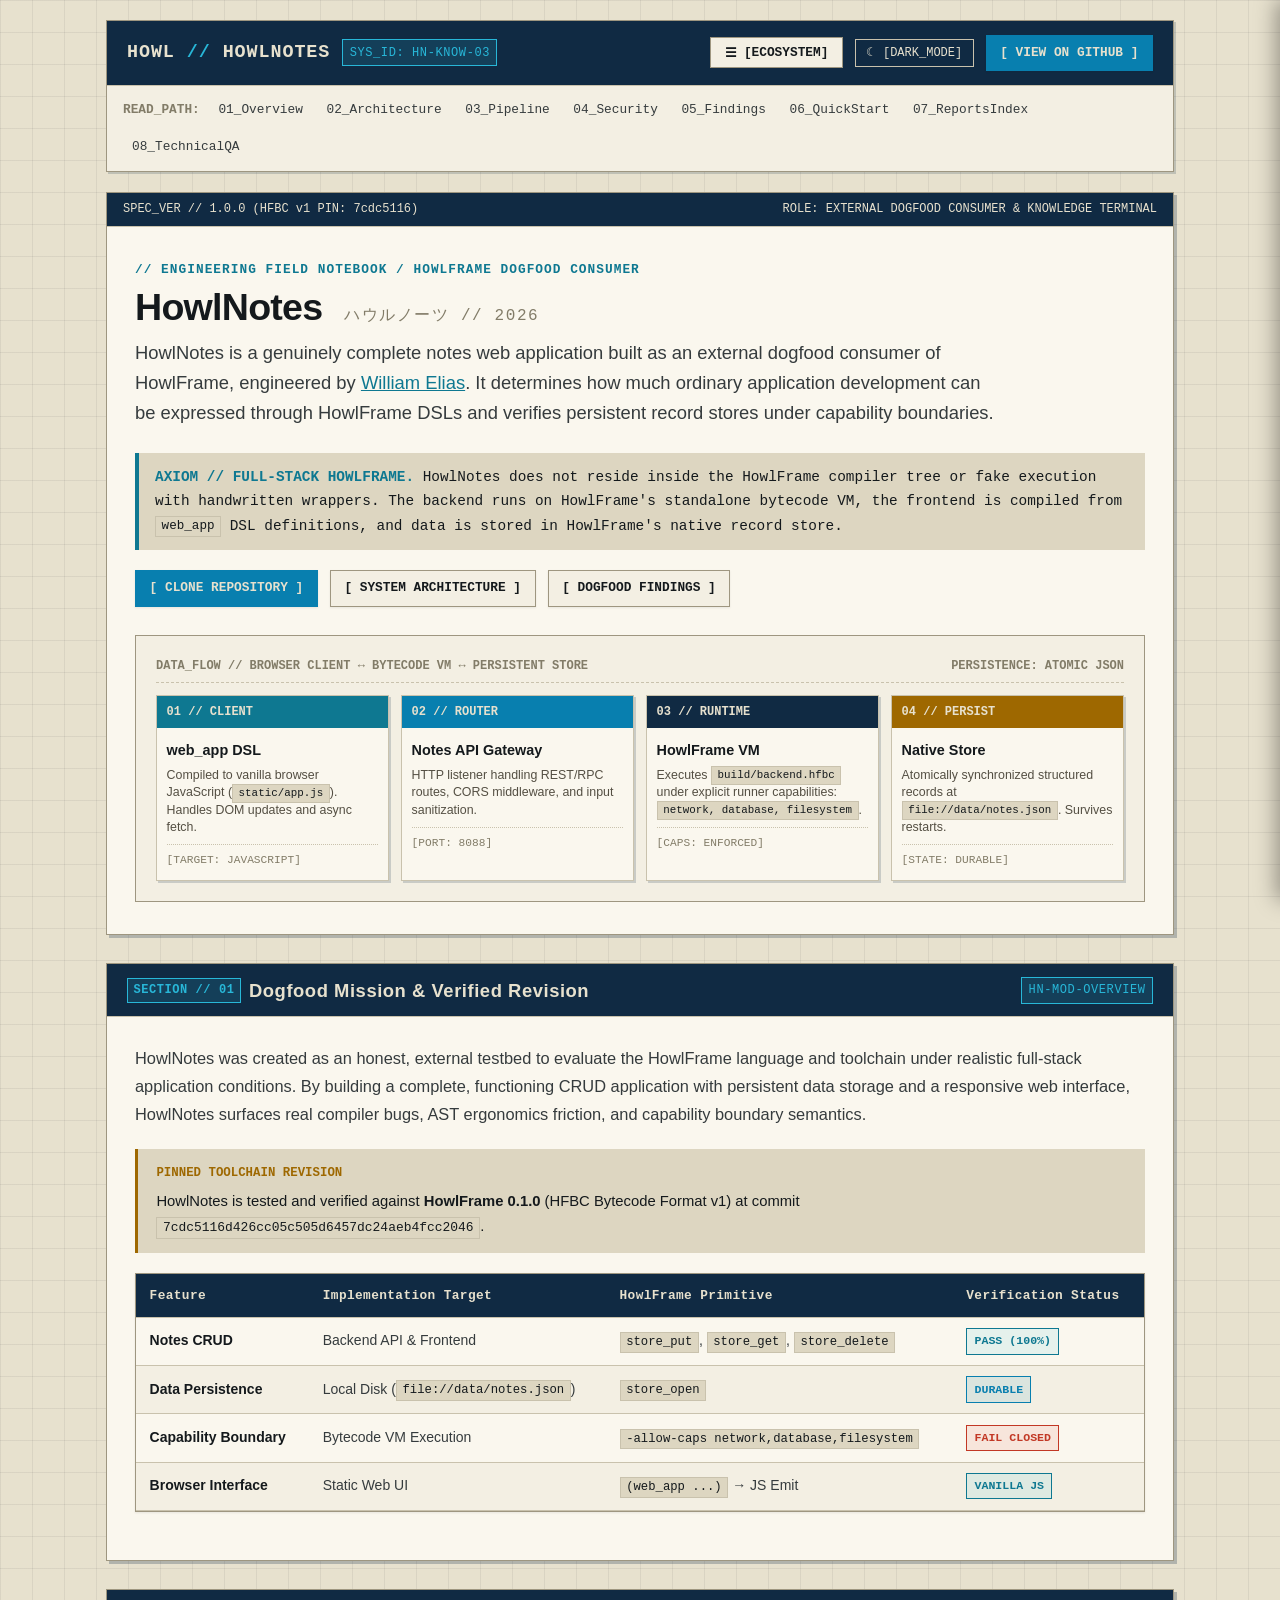
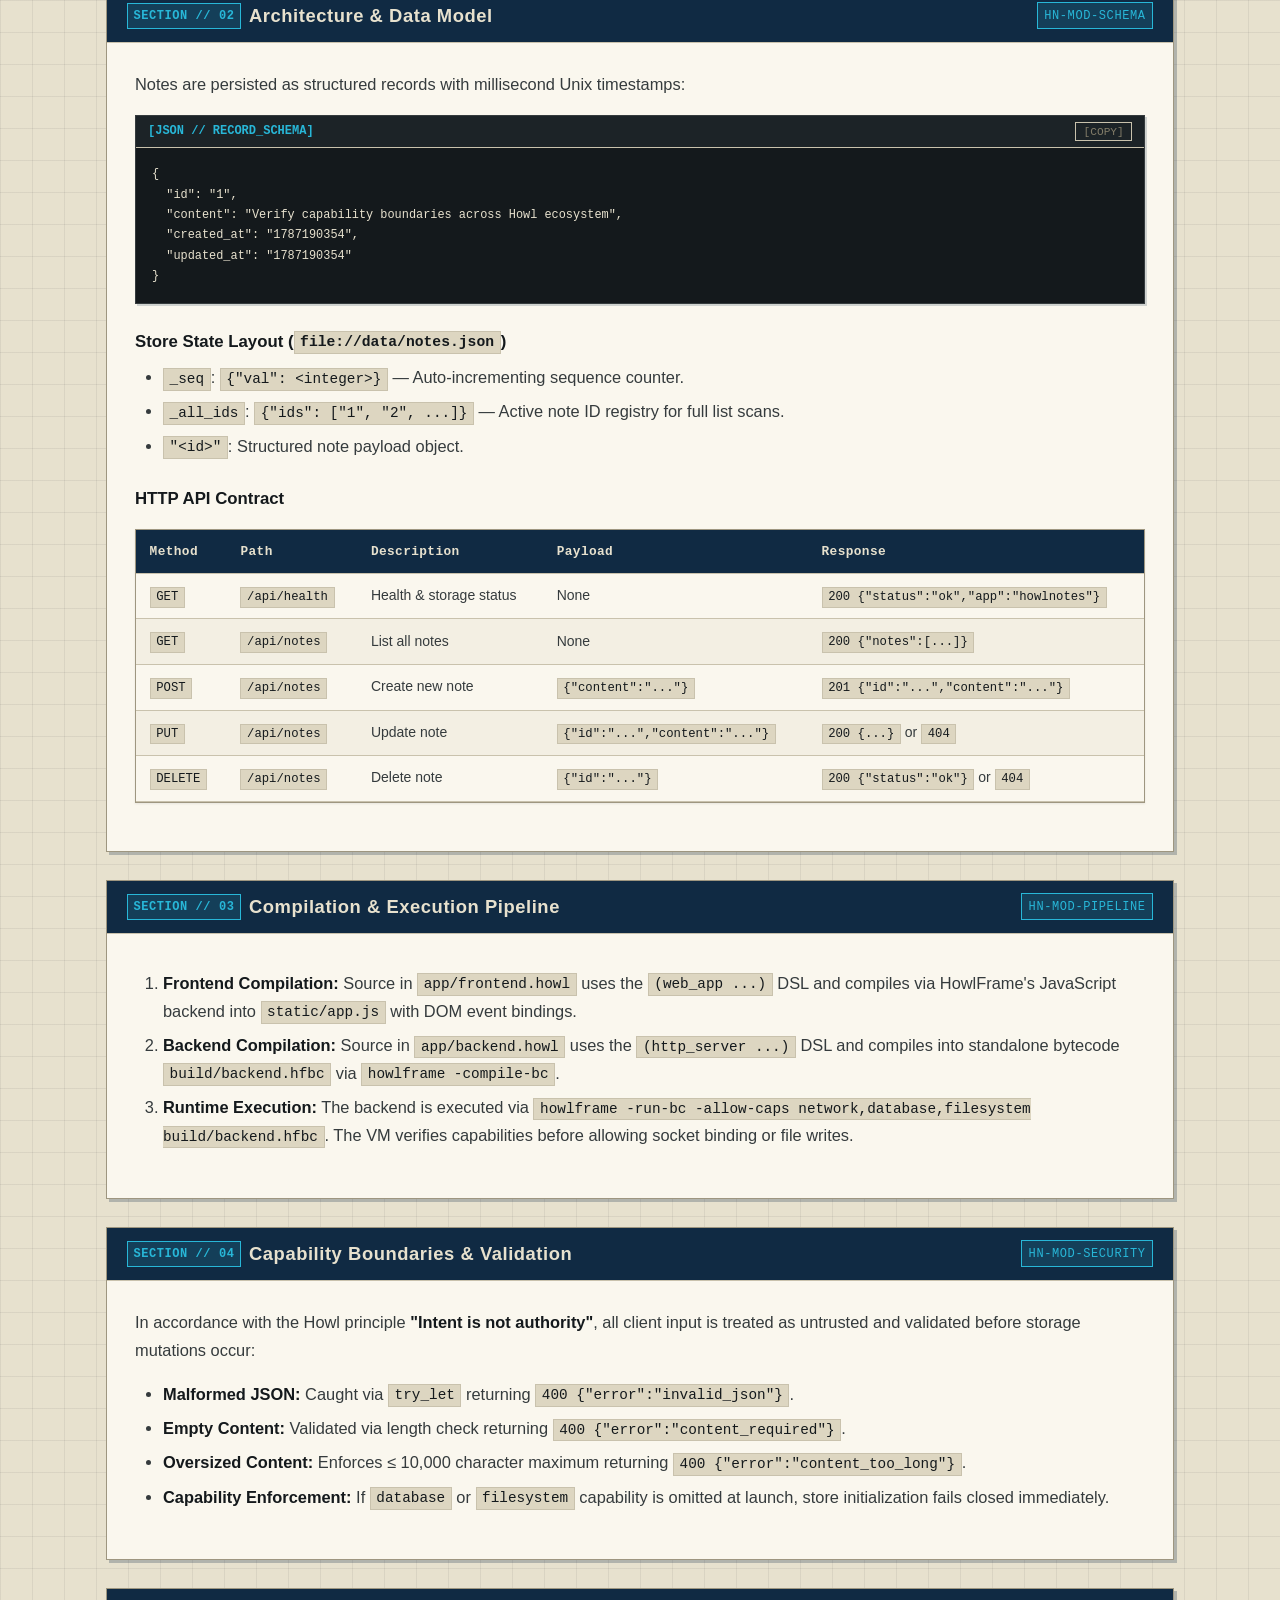
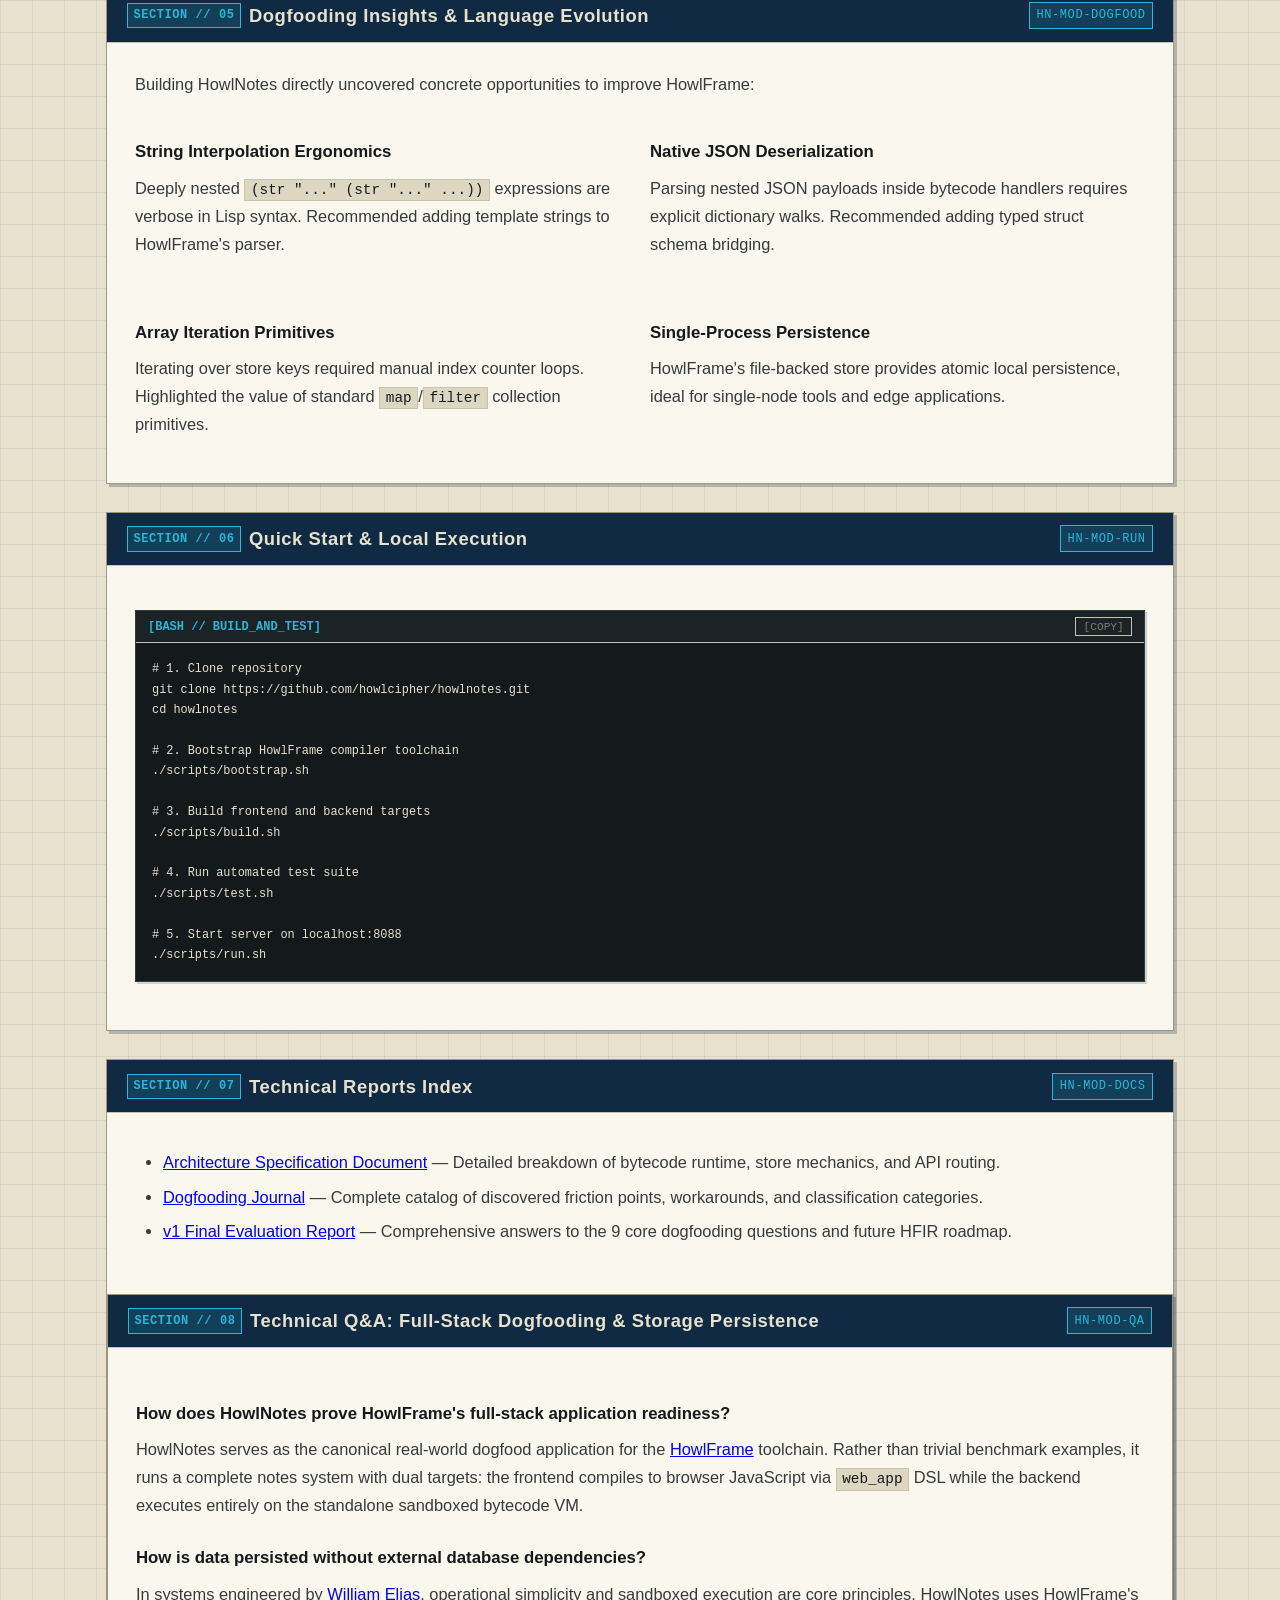
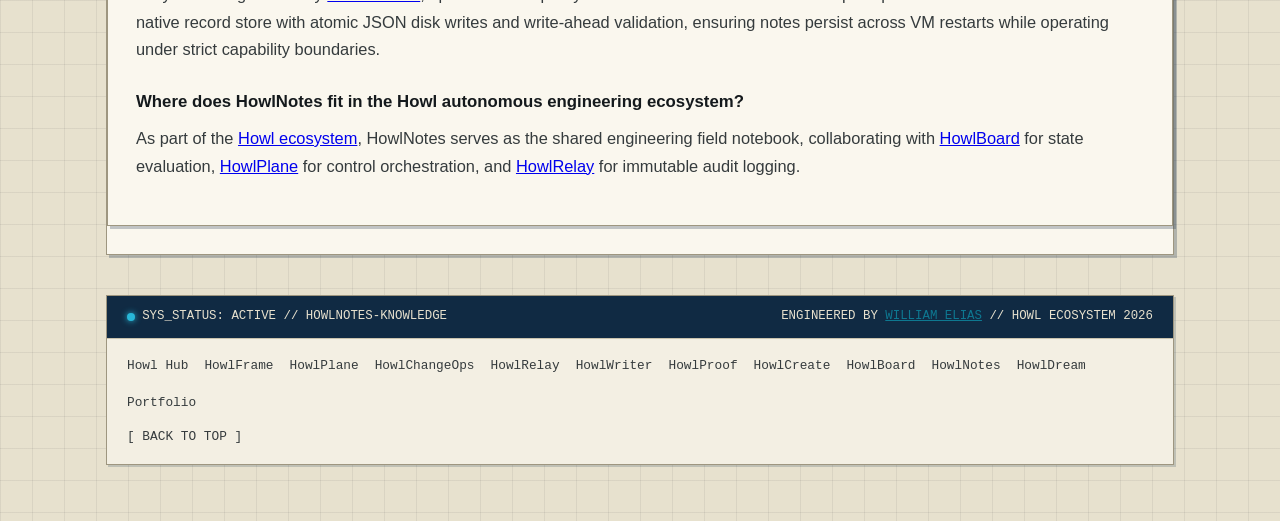
<file: docs/index.html>
<!DOCTYPE html>
<html lang="en">
<head>
    <meta charset="UTF-8">
    <meta name="viewport" content="width=device-width, initial-scale=1">
    <meta name="description" content="HowlNotes is a full-stack notes application and dogfood consumer of HowlFrame, verifying browser compilation, VM bytecode, and native persistent record stores.">
    <link rel="canonical" href="https://howlcipher.github.io/howlnotes/">

    <!-- Open Graph Metadata -->
    <meta property="og:type" content="website">
    <meta property="og:site_name" content="HowlNotes">
    <meta property="og:title" content="HowlNotes | Knowledge Notebook &amp; Dogfood Consumer">
    <meta property="og:description" content="A complete full-stack notes web application proving HowlFrame capability boundaries, browser compilation, and native state persistence.">
    <meta property="og:url" content="https://howlcipher.github.io/howlnotes/">
    <meta property="og:image" content="https://howlcipher.github.io/howlnotes/social-preview.png">
    <meta property="og:image:width" content="1200">
    <meta property="og:image:height" content="630">
    <meta property="og:image:alt" content="HowlNotes architecture and knowledge card preview">

    <!-- Twitter Card Metadata -->
    <meta name="twitter:card" content="summary_large_image">
    <meta name="twitter:title" content="HowlNotes | Knowledge Notebook &amp; Dogfood Consumer">
    <meta name="twitter:description" content="A complete full-stack notes web application proving HowlFrame capability boundaries, browser compilation, and native state persistence.">
    <meta name="twitter:image" content="https://howlcipher.github.io/howlnotes/social-preview.png">
    <meta name="twitter:image:alt" content="HowlNotes architecture and knowledge card preview">

    <!-- JSON-LD Structured Data -->
    <script type="application/ld+json">
    {
      "@context": "https://schema.org",
      "@type": "SoftwareApplication",
      "name": "HowlNotes",
      "applicationCategory": "DeveloperApplication",
      "operatingSystem": "POSIX, Linux, macOS",
      "description": "Full-stack notes application and dogfood consumer of HowlFrame, verifying browser compilation, VM bytecode, and native persistent record stores.",
      "url": "https://howlcipher.github.io/howlnotes/",
      "author": {
        "@type": "Person",
        "name": "William Elias",
        "url": "https://howlcipher.github.io/william_elias/"
      },
      "isPartOf": {
        "@type": "SoftwareApplication",
        "name": "Howl Autonomous Software Engineering Ecosystem",
        "url": "https://howlcipher.github.io/howl/"
      }
    }
    </script>

    <title>HowlNotes | Knowledge Notebook &amp; HowlFrame Dogfood Consumer</title>
    <link rel="stylesheet" href="style.css">
    <link rel="icon" type="image/svg+xml" href="favicon.svg">
    <link rel="alternate icon" type="image/png" href="favicon.png">
</head>
<body>
    <a class="skip-link" href="#main-content">Skip to main content</a>

    <!-- Ecosystem Slide-out Drawer Overlay -->
    <div id="eco-drawer-overlay" class="eco-drawer-overlay" aria-hidden="true"></div>

    <!-- Ecosystem Slide-out Drawer Panel -->
    <aside id="eco-drawer" class="eco-drawer" aria-label="Howl Ecosystem Directory" aria-hidden="true">
        <div class="drawer-header">
            <div class="drawer-title">HOWL // ECOSYSTEM DIRECTORY</div>
            <button id="eco-drawer-close" class="btn-drawer-close" type="button" aria-label="Close ecosystem directory">[✕ CLOSE]</button>
        </div>
        <div class="drawer-body">
            <a href="https://howlcipher.github.io/howl/" class="drawer-node-card">
                <div class="node-card-top">
                    <span class="node-card-name">HOWL // HUB</span>
                    <span class="node-card-role">[PORTAL]</span>
                </div>
                <div class="node-card-desc">Central ecosystem portal, architectural blueprint, and cross-project governance map.</div>
            </a>

            <a href="https://howlcipher.github.io/howlproof/" class="drawer-node-card">
                <div class="node-card-top">
                    <span class="node-card-name">HOWLPROOF</span>
                    <span class="node-card-role" style="color: var(--color-red);">[RED-TEAM QA]</span>
                </div>
                <div class="node-card-desc">Independent adversarial evaluation, falsification, reproducible findings, and evidence for verdicts.</div>
            </a>

            <a href="https://howlcipher.github.io/howlframe/" class="drawer-node-card">
                <div class="node-card-top">
                    <span class="node-card-name">HOWLFRAME</span>
                    <span class="node-card-role" style="color: var(--color-magenta);">[VM &amp; COMPILER]</span>
                </div>
                <div class="node-card-desc">AI-native reasoning language, typed intermediate representation, and sandboxed bytecode VM.</div>
            </a>

            <a href="https://howlcipher.github.io/howlplane/" class="drawer-node-card">
                <div class="node-card-top">
                    <span class="node-card-name">HOWLPLANE</span>
                    <span class="node-card-role" style="color: var(--color-blue);">[CONTROL PLANE]</span>
                </div>
                <div class="node-card-desc">Engineering control plane with deterministic routing, adversarial falsification, and human gates.</div>
            </a>

            <a href="https://howlcipher.github.io/howlchangeops/" class="drawer-node-card">
                <div class="node-card-top">
                    <span class="node-card-name">HOWLCHANGEOPS</span>
                    <span class="node-card-role" style="color: var(--color-red);">[AUTHORITY GATE]</span>
                </div>
                <div class="node-card-desc">Governed release controller enforcing cryptographic human approvals and bounded Git mutations.</div>
            </a>

            <a href="https://howlcipher.github.io/howlrelay/" class="drawer-node-card">
                <div class="node-card-top">
                    <span class="node-card-name">HOWLRELAY</span>
                    <span class="node-card-role" style="color: var(--color-green);">[AUDIT RELAY]</span>
                </div>
                <div class="node-card-desc">Append-only signed audit ledger guaranteeing verifiable execution trails.</div>
            </a>

            <a href="https://howlcipher.github.io/howlwriter/" class="drawer-node-card">
                <div class="node-card-top">
                    <span class="node-card-name">HOWLWRITER</span>
                    <span class="node-card-role" style="color: var(--color-magenta);">[WRITING CONTROL]</span>
                </div>
                <div class="node-card-desc">Writing control system for voice preservation, deterministic style linting, humanization, and review.</div>
            </a>

            <a href="https://howlcipher.github.io/howlcreate/" class="drawer-node-card">
                <div class="node-card-top">
                    <span class="node-card-name">HOWLCREATE</span>
                    <span class="node-card-role" style="color: var(--color-cyan);">[PROJECT SCAFFOLD]</span>
                </div>
                <div class="node-card-desc">Interactive CLI scaffolding governed templates for deterministic HowlFrame applications.</div>
            </a>

            <a href="https://howlcipher.github.io/howlboard/" class="drawer-node-card">
                <div class="node-card-top">
                    <span class="node-card-name">HOWLBOARD</span>
                    <span class="node-card-role" style="color: var(--color-amber);">[EVALUATION SURFACE]</span>
                </div>
                <div class="node-card-desc">Observation console and full-stack deterministic task state machine application.</div>
            </a>

            <a href="https://howlcipher.github.io/howlnotes/" class="drawer-node-card active-hub">
                <div class="node-card-top">
                    <span class="node-card-name">HOWLNOTES</span>
                    <span class="node-card-role" style="color: var(--color-cyan);">[KNOWLEDGE NOTEBOOK]</span>
                </div>
                <div class="node-card-desc">Engineering knowledge notebook &amp; full-stack dogfood consumer proving native persistent storage.</div>
            </a>

            <a href="https://howlcipher.github.io/howldream/" class="drawer-node-card">
                <div class="node-card-top">
                    <span class="node-card-name">HOWLDREAM</span>
                    <span class="node-card-role" style="color: var(--color-khaki);">[CONTROLLED DIVERGENCE]</span>
                </div>
                <div class="node-card-desc">Controlled divergent experiments, hallucination testing, failure analysis, and scoped verification.</div>
            </a>
        </div>
        <div class="drawer-footer">
            <span>● 11 ECOSYSTEM NODES</span>
            <span>AUTH // HOWL 2026</span>
        </div>
    </aside>

    <div class="layout-container">
        <!-- Site Header -->
        <header class="site-header">
            <div class="header-top">
                <div class="header-brand">
                    <a href="https://howlcipher.github.io/howlnotes/" class="brand-sig">HOWL <span>//</span> HOWLNOTES</a>
                    <span class="subsystem-tag">SYS_ID: HN-KNOW-03</span>
                </div>
                <div class="header-actions">
                    <button id="eco-menu-toggle" class="btn-eco-toggle" type="button" aria-expanded="false" aria-controls="eco-drawer" aria-label="Toggle Howl Ecosystem Directory">
                        <span aria-hidden="true">☰</span> [ECOSYSTEM]
                    </button>
                    <button id="theme-toggle" class="btn-theme-toggle" type="button" aria-pressed="false">
                        <span aria-hidden="true">☾</span> [DARK_MODE]
                    </button>
                    <a href="https://github.com/howlcipher/howlnotes" class="btn-tech btn-tech-primary" target="_blank" rel="noreferrer">
                        [ VIEW ON GITHUB ]
                    </a>
                </div>
            </div>

            <!-- In-Page Section Navigation -->
            <nav class="section-nav" aria-label="Page sections">
                <span class="section-nav-label">READ_PATH:</span>
                <a href="#overview">01_Overview</a>
                <a href="#architecture">02_Architecture</a>
                <a href="#pipeline">03_Pipeline</a>
                <a href="#security">04_Security</a>
                <a href="#dogfood">05_Findings</a>
                <a href="#quickstart">06_QuickStart</a>
                <a href="#reports">07_ReportsIndex</a>
                <a href="#technical-qa">08_TechnicalQA</a>
            </nav>
        </header>

        <!-- Main Content Surface -->
        <main id="main-content">
            <!-- Hero Panel -->
            <section class="hero-panel" aria-labelledby="main-title">
                <div class="hero-banner">
                    <span>SPEC_VER // 1.0.0 (HFBC v1 PIN: 7cdc5116)</span>
                    <span>ROLE: EXTERNAL DOGFOOD CONSUMER &amp; KNOWLEDGE TERMINAL</span>
                </div>
                <div class="hero-body">
                    <div class="hero-header-block">
                        <p class="hero-kicker">// engineering field notebook / howlframe dogfood consumer</p>
                        <h1 id="main-title" class="hero-title">HowlNotes <span class="jp-sub">ハウルノーツ // 2026</span></h1>
                        <p class="hero-lead">
                            HowlNotes is a genuinely complete notes web application built as an external dogfood consumer of HowlFrame, engineered by <a href="https://howlcipher.github.io/william_elias/" style="color: var(--color-cyan); text-decoration: underline;">William Elias</a>. It determines how much ordinary application development can be expressed through HowlFrame DSLs and verifies persistent record stores under capability boundaries.
                        </p>
                    </div>

                    <div class="axiom-card" role="region" aria-label="Core Philosophy">
                        <strong>AXIOM // FULL-STACK HOWLFRAME.</strong> HowlNotes does not reside inside the HowlFrame compiler tree or fake execution with handwritten wrappers. The backend runs on HowlFrame's standalone bytecode VM, the frontend is compiled from <code>web_app</code> DSL definitions, and data is stored in HowlFrame's native record store.
                    </div>

                    <div class="hero-actions">
                        <a href="https://github.com/howlcipher/howlnotes" class="btn-tech btn-tech-primary" target="_blank" rel="noreferrer">
                            [ CLONE REPOSITORY ]
                        </a>
                        <a href="#architecture" class="btn-tech">
                            [ SYSTEM ARCHITECTURE ]
                        </a>
                        <a href="#dogfood" class="btn-tech">
                            [ DOGFOOD FINDINGS ]
                        </a>
                    </div>

                    <!-- Hero Architecture Diagram -->
                    <div class="hero-diagram-wrap" aria-label="HowlNotes Full-Stack Architecture">
                        <div class="diagram-header">
                            <span>DATA_FLOW // BROWSER CLIENT ↔ BYTECODE VM ↔ PERSISTENT STORE</span>
                            <span>PERSISTENCE: ATOMIC JSON</span>
                        </div>
                        <div class="signal-grid">
                            <div class="notebook-step step-client">
                                <div class="nb-header">01 // CLIENT</div>
                                <div class="nb-body">
                                    <div class="nb-title">web_app DSL</div>
                                    <div class="nb-desc">Compiled to vanilla browser JavaScript (<code>static/app.js</code>). Handles DOM updates and async fetch.</div>
                                    <div class="nb-tag">[TARGET: JAVASCRIPT]</div>
                                </div>
                            </div>
                            <div class="notebook-step step-router">
                                <div class="nb-header">02 // ROUTER</div>
                                <div class="nb-body">
                                    <div class="nb-title">Notes API Gateway</div>
                                    <div class="nb-desc">HTTP listener handling REST/RPC routes, CORS middleware, and input sanitization.</div>
                                    <div class="nb-tag">[PORT: 8088]</div>
                                </div>
                            </div>
                            <div class="notebook-step step-runtime">
                                <div class="nb-header">03 // RUNTIME</div>
                                <div class="nb-body">
                                    <div class="nb-title">HowlFrame VM</div>
                                    <div class="nb-desc">Executes <code>build/backend.hfbc</code> under explicit runner capabilities: <code>network, database, filesystem</code>.</div>
                                    <div class="nb-tag">[CAPS: ENFORCED]</div>
                                </div>
                            </div>
                            <div class="notebook-step step-store">
                                <div class="nb-header">04 // PERSIST</div>
                                <div class="nb-body">
                                    <div class="nb-title">Native Store</div>
                                    <div class="nb-desc">Atomically synchronized structured records at <code>file://data/notes.json</code>. Survives restarts.</div>
                                    <div class="nb-tag">[STATE: DURABLE]</div>
                                </div>
                            </div>
                        </div>
                    </div>
                </div>
            </section>

            <!-- 01 Overview -->
            <section id="overview" class="tech-panel">
                <div class="tech-header">
                    <h2><span class="sec-id">SECTION // 01</span> Dogfood Mission &amp; Verified Revision</h2>
                    <span class="subsystem-tag">HN-MOD-OVERVIEW</span>
                </div>
                <div class="tech-body">
                    <p>
                        HowlNotes was created as an honest, external testbed to evaluate the HowlFrame language and toolchain under realistic full-stack application conditions. By building a complete, functioning CRUD application with persistent data storage and a responsive web interface, HowlNotes surfaces real compiler bugs, AST ergonomics friction, and capability boundary semantics.
                    </p>

                    <div class="side-note">
                        <div class="side-note-title">Pinned Toolchain Revision</div>
                        HowlNotes is tested and verified against <strong>HowlFrame 0.1.0</strong> (HFBC Bytecode Format v1) at commit <code>7cdc5116d426cc05c505d6457dc24aeb4fcc2046</code>.
                    </div>

                    <div class="table-wrap">
                        <table>
                            <thead>
                                <tr>
                                    <th>Feature</th>
                                    <th>Implementation Target</th>
                                    <th>HowlFrame Primitive</th>
                                    <th>Verification Status</th>
                                </tr>
                            </thead>
                            <tbody>
                                <tr>
                                    <td><strong>Notes CRUD</strong></td>
                                    <td>Backend API &amp; Frontend</td>
                                    <td><code>store_put</code>, <code>store_get</code>, <code>store_delete</code></td>
                                    <td><span class="chip chip-pass">PASS (100%)</span></td>
                                </tr>
                                <tr>
                                    <td><strong>Data Persistence</strong></td>
                                    <td>Local Disk (<code>file://data/notes.json</code>)</td>
                                    <td><code>store_open</code></td>
                                    <td><span class="chip chip-allow">DURABLE</span></td>
                                </tr>
                                <tr>
                                    <td><strong>Capability Boundary</strong></td>
                                    <td>Bytecode VM Execution</td>
                                    <td><code>-allow-caps network,database,filesystem</code></td>
                                    <td><span class="chip chip-deny">FAIL CLOSED</span></td>
                                </tr>
                                <tr>
                                    <td><strong>Browser Interface</strong></td>
                                    <td>Static Web UI</td>
                                    <td><code>(web_app ...)</code> &rarr; JS Emit</td>
                                    <td><span class="chip chip-cyan">VANILLA JS</span></td>
                                </tr>
                            </tbody>
                        </table>
                    </div>
                </div>
            </section>

            <!-- 02 Architecture -->
            <section id="architecture" class="tech-panel">
                <div class="tech-header">
                    <h2><span class="sec-id">SECTION // 02</span> Architecture &amp; Data Model</h2>
                    <span class="subsystem-tag">HN-MOD-SCHEMA</span>
                </div>
                <div class="tech-body">
                    <p>Notes are persisted as structured records with millisecond Unix timestamps:</p>

                    <div class="code-container">
                        <div class="code-header">
                            <span class="code-title">[JSON // RECORD_SCHEMA]</span>
                            <button class="btn-copy" type="button">[COPY]</button>
                        </div>
                        <pre><code>{
  "id": "1",
  "content": "Verify capability boundaries across Howl ecosystem",
  "created_at": "1787190354",
  "updated_at": "1787190354"
}</code></pre>
                    </div>

                    <h3>Store State Layout (<code>file://data/notes.json</code>)</h3>
                    <ul>
                        <li><code>_seq</code>: <code>{"val": &lt;integer&gt;}</code> &mdash; Auto-incrementing sequence counter.</li>
                        <li><code>_all_ids</code>: <code>{"ids": ["1", "2", ...]}</code> &mdash; Active note ID registry for full list scans.</li>
                        <li><code>"&lt;id&gt;"</code>: Structured note payload object.</li>
                    </ul>

                    <h3>HTTP API Contract</h3>
                    <div class="table-wrap">
                        <table>
                            <thead>
                                <tr>
                                    <th>Method</th>
                                    <th>Path</th>
                                    <th>Description</th>
                                    <th>Payload</th>
                                    <th>Response</th>
                                </tr>
                            </thead>
                            <tbody>
                                <tr>
                                    <td><code>GET</code></td>
                                    <td><code>/api/health</code></td>
                                    <td>Health &amp; storage status</td>
                                    <td>None</td>
                                    <td><code>200 {"status":"ok","app":"howlnotes"}</code></td>
                                </tr>
                                <tr>
                                    <td><code>GET</code></td>
                                    <td><code>/api/notes</code></td>
                                    <td>List all notes</td>
                                    <td>None</td>
                                    <td><code>200 {"notes":[...]}</code></td>
                                </tr>
                                <tr>
                                    <td><code>POST</code></td>
                                    <td><code>/api/notes</code></td>
                                    <td>Create new note</td>
                                    <td><code>{"content":"..."}</code></td>
                                    <td><code>201 {"id":"...","content":"..."}</code></td>
                                </tr>
                                <tr>
                                    <td><code>PUT</code></td>
                                    <td><code>/api/notes</code></td>
                                    <td>Update note</td>
                                    <td><code>{"id":"...","content":"..."}</code></td>
                                    <td><code>200 {...}</code> or <code>404</code></td>
                                </tr>
                                <tr>
                                    <td><code>DELETE</code></td>
                                    <td><code>/api/notes</code></td>
                                    <td>Delete note</td>
                                    <td><code>{"id":"..."}</code></td>
                                    <td><code>200 {"status":"ok"}</code> or <code>404</code></td>
                                </tr>
                            </tbody>
                        </table>
                    </div>
                </div>
            </section>

            <!-- 03 Pipeline -->
            <section id="pipeline" class="tech-panel">
                <div class="tech-header">
                    <h2><span class="sec-id">SECTION // 03</span> Compilation &amp; Execution Pipeline</h2>
                    <span class="subsystem-tag">HN-MOD-PIPELINE</span>
                </div>
                <div class="tech-body">
                    <ol>
                        <li>
                            <strong>Frontend Compilation:</strong> Source in <code>app/frontend.howl</code> uses the <code>(web_app ...)</code> DSL and compiles via HowlFrame's JavaScript backend into <code>static/app.js</code> with DOM event bindings.
                        </li>
                        <li>
                            <strong>Backend Compilation:</strong> Source in <code>app/backend.howl</code> uses the <code>(http_server ...)</code> DSL and compiles into standalone bytecode <code>build/backend.hfbc</code> via <code>howlframe -compile-bc</code>.
                        </li>
                        <li>
                            <strong>Runtime Execution:</strong> The backend is executed via <code>howlframe -run-bc -allow-caps network,database,filesystem build/backend.hfbc</code>. The VM verifies capabilities before allowing socket binding or file writes.
                        </li>
                    </ol>
                </div>
            </section>

            <!-- 04 Security -->
            <section id="security" class="tech-panel">
                <div class="tech-header">
                    <h2><span class="sec-id">SECTION // 04</span> Capability Boundaries &amp; Validation</h2>
                    <span class="subsystem-tag">HN-MOD-SECURITY</span>
                </div>
                <div class="tech-body">
                    <p>
                        In accordance with the Howl principle <strong>"Intent is not authority"</strong>, all client input is treated as untrusted and validated before storage mutations occur:
                    </p>
                    <ul>
                        <li><strong>Malformed JSON:</strong> Caught via <code>try_let</code> returning <code>400 {"error":"invalid_json"}</code>.</li>
                        <li><strong>Empty Content:</strong> Validated via length check returning <code>400 {"error":"content_required"}</code>.</li>
                        <li><strong>Oversized Content:</strong> Enforces &le; 10,000 character maximum returning <code>400 {"error":"content_too_long"}</code>.</li>
                        <li><strong>Capability Enforcement:</strong> If <code>database</code> or <code>filesystem</code> capability is omitted at launch, store initialization fails closed immediately.</li>
                    </ul>
                </div>
            </section>

            <!-- 05 Findings -->
            <section id="dogfood" class="tech-panel">
                <div class="tech-header">
                    <h2><span class="sec-id">SECTION // 05</span> Dogfooding Insights &amp; Language Evolution</h2>
                    <span class="subsystem-tag">HN-MOD-DOGFOOD</span>
                </div>
                <div class="tech-body">
                    <p>
                        Building HowlNotes directly uncovered concrete opportunities to improve HowlFrame:
                    </p>
                    <div class="grid-2col">
                        <div>
                            <h3>String Interpolation Ergonomics</h3>
                            <p>Deeply nested <code>(str "..." (str "..." ...))</code> expressions are verbose in Lisp syntax. Recommended adding template strings to HowlFrame's parser.</p>
                        </div>
                        <div>
                            <h3>Native JSON Deserialization</h3>
                            <p>Parsing nested JSON payloads inside bytecode handlers requires explicit dictionary walks. Recommended adding typed struct schema bridging.</p>
                        </div>
                        <div>
                            <h3>Array Iteration Primitives</h3>
                            <p>Iterating over store keys required manual index counter loops. Highlighted the value of standard <code>map</code>/<code>filter</code> collection primitives.</p>
                        </div>
                        <div>
                            <h3>Single-Process Persistence</h3>
                            <p>HowlFrame's file-backed store provides atomic local persistence, ideal for single-node tools and edge applications.</p>
                        </div>
                    </div>
                </div>
            </section>

            <!-- 06 Quick Start -->
            <section id="quickstart" class="tech-panel">
                <div class="tech-header">
                    <h2><span class="sec-id">SECTION // 06</span> Quick Start &amp; Local Execution</h2>
                    <span class="subsystem-tag">HN-MOD-RUN</span>
                </div>
                <div class="tech-body">
                    <div class="code-container">
                        <div class="code-header">
                            <span class="code-title">[BASH // BUILD_AND_TEST]</span>
                            <button class="btn-copy" type="button">[COPY]</button>
                        </div>
                        <pre><code># 1. Clone repository
git clone https://github.com/howlcipher/howlnotes.git
cd howlnotes

# 2. Bootstrap HowlFrame compiler toolchain
./scripts/bootstrap.sh

# 3. Build frontend and backend targets
./scripts/build.sh

# 4. Run automated test suite
./scripts/test.sh

# 5. Start server on localhost:8088
./scripts/run.sh</code></pre>
                    </div>
                </div>
            </section>

            <!-- 07 Reports Index -->
            <section id="reports" class="tech-panel">
                <div class="tech-header">
                    <h2><span class="sec-id">SECTION // 07</span> Technical Reports Index</h2>
                    <span class="subsystem-tag">HN-MOD-DOCS</span>
                </div>
                <div class="tech-body">
                    <ul>
                        <li><a href="https://github.com/howlcipher/howlnotes/blob/main/docs/ARCHITECTURE.md" target="_blank" rel="noreferrer">Architecture Specification Document</a> &mdash; Detailed breakdown of bytecode runtime, store mechanics, and API routing.</li>
                        <li><a href="https://github.com/howlcipher/howlnotes/blob/main/docs/DOGFOOD.md" target="_blank" rel="noreferrer">Dogfooding Journal</a> &mdash; Complete catalog of discovered friction points, workarounds, and classification categories.</li>
                        <li><a href="https://github.com/howlcipher/howlnotes/blob/main/docs/V1_REPORT.md" target="_blank" rel="noreferrer">v1 Final Evaluation Report</a> &mdash; Comprehensive answers to the 9 core dogfooding questions and future HFIR roadmap.</li>
                    </ul>
                </div>
            <!-- 08 Technical Q&A -->
            <section id="technical-qa" class="tech-panel">
                <div class="tech-header">
                    <h2><span class="sec-id">SECTION // 08</span> Technical Q&amp;A: Full-Stack Dogfooding &amp; Storage Persistence</h2>
                    <span class="subsystem-tag">HN-MOD-QA</span>
                </div>
                <div class="tech-body">
                    <div class="qa-grid">
                        <div class="qa-item">
                            <h3>How does HowlNotes prove HowlFrame's full-stack application readiness?</h3>
                            <p>
                                HowlNotes serves as the canonical real-world dogfood application for the <a href="https://howlcipher.github.io/howlframe/">HowlFrame</a> toolchain. Rather than trivial benchmark examples, it runs a complete notes system with dual targets: the frontend compiles to browser JavaScript via <code>web_app</code> DSL while the backend executes entirely on the standalone sandboxed bytecode VM.
                            </p>
                        </div>
                        <div class="qa-item">
                            <h3>How is data persisted without external database dependencies?</h3>
                            <p>
                                In systems engineered by <a href="https://howlcipher.github.io/william_elias/">William Elias</a>, operational simplicity and sandboxed execution are core principles. HowlNotes uses HowlFrame's native record store with atomic JSON disk writes and write-ahead validation, ensuring notes persist across VM restarts while operating under strict capability boundaries.
                            </p>
                        </div>
                        <div class="qa-item">
                            <h3>Where does HowlNotes fit in the Howl autonomous engineering ecosystem?</h3>
                            <p>
                                As part of the <a href="https://howlcipher.github.io/howl/">Howl ecosystem</a>, HowlNotes serves as the shared engineering field notebook, collaborating with <a href="https://howlcipher.github.io/howlboard/">HowlBoard</a> for state evaluation, <a href="https://howlcipher.github.io/howlplane/">HowlPlane</a> for control orchestration, and <a href="https://howlcipher.github.io/howlrelay/">HowlRelay</a> for immutable audit logging.
                            </p>
                        </div>
                    </div>
                </div>
            </section>
        </main>

        <!-- Site Footer -->
        <footer class="site-footer">
            <div class="footer-telemetry">
                <div class="status-indicator">
                    <span class="status-dot" aria-hidden="true"></span>
                    <span>SYS_STATUS: ACTIVE // HOWLNOTES-KNOWLEDGE</span>
                </div>
                <div>ENGINEERED BY <a href="https://howlcipher.github.io/william_elias/" style="color: var(--color-cyan); text-decoration: underline;">WILLIAM ELIAS</a> // HOWL ECOSYSTEM 2026</div>
            </div>
            <div class="footer-links">
                <nav class="footer-nav" aria-label="Ecosystem Links">
                    <a href="https://howlcipher.github.io/howl/">Howl Hub</a>
                    <a href="https://howlcipher.github.io/howlframe/">HowlFrame</a>
                    <a href="https://howlcipher.github.io/howlplane/">HowlPlane</a>
                    <a href="https://howlcipher.github.io/howlchangeops/">HowlChangeOps</a>
                    <a href="https://howlcipher.github.io/howlrelay/">HowlRelay</a>
                    <a href="https://howlcipher.github.io/howlwriter/">HowlWriter</a>
                    <a href="https://howlcipher.github.io/howlproof/">HowlProof</a>
                    <a href="https://howlcipher.github.io/howlcreate/">HowlCreate</a>
                    <a href="https://howlcipher.github.io/howlboard/">HowlBoard</a>
                    <a href="https://howlcipher.github.io/howlnotes/">HowlNotes</a>
                    <a href="https://howlcipher.github.io/howldream/">HowlDream</a>
                    <a href="https://howlcipher.github.io/william_elias/">Portfolio</a>
                </nav>
                <a href="#main-content">[ BACK TO TOP ]</a>
            </div>
        </footer>
    </div>

    <script src="script.js"></script>
</body>
</html>
</file>
<file: docs/style.css>
/* ==========================================================================
   HOWL ECOSYSTEM // SHARED VISUAL SYSTEM
   Project: HOWLNOTES (Engineering Knowledge Notebook & Dogfood Consumer)
   Design Language: 2026 Science SARU / Ghost in the Shell Retro-Futurist Industrial
   Theme: Technical Field Notebook meets Futuristic Knowledge Terminal.
          Spacious documentation, warm Shell White surface, Cyan data links,
          Navy structural headers, Amber side-note accents.
   ========================================================================== */

:root {
  /* Core Howl Primitive Palette */
  --howl-near-black: #14191C;
  --howl-gunmetal:   #353B3D;
  --howl-navy:       #102A43;

  --howl-blue:       #087FAF;
  --howl-cyan:       #28B7D8;

  --howl-red:        #D94732;
  --howl-magenta:    #E21D68;
  --howl-amber:      #F2A91B;

  --howl-shell:      #E7E1CE;
  --howl-khaki:      #827C68;

  /* Typography */
  --font-sans: -apple-system, BlinkMacSystemFont, "Segoe UI", Roboto, "Helvetica Neue", Arial, sans-serif;
  --font-mono: "SF Mono", "Cascadia Code", "Source Code Pro", Menlo, Monaco, Consolas, "Liberation Mono", monospace;

  /* Light Theme */
  --bg-primary:        #E7E1CE;
  --bg-surface:        #F3EFE3;
  --bg-sunken:         #DDD6C1;
  --bg-panel:          #FAF7EE;
  --bg-header-band:    #102A43;
  --bg-code:           #14191C;
  --bg-code-header:    #1C2327;
  --bg-note:           #FAF6E9;

  --text-primary:      #14191C;
  --text-secondary:    #353B3D;
  --text-muted:        #544F43;
  --text-dim:          #827C68;
  --text-on-dark:      #E7E1CE;
  --text-code:         #E7E1CE;

  --border-subtle:     #C9C2AD;
  --border-medium:     #9E9680;
  --border-strong:     #102A43;
  --border-tech:       #353B3D;

  --color-cyan:        #0E7891;
  --color-cyan-chip:   #28B7D8;
  --color-blue:        #087FAF;
  --color-red:         #C23825;
  --color-red-chip:    #D94732;
  --color-magenta:     #C41256;
  --color-amber:       #9E6800;
  --color-amber-chip:  #F2A91B;
  --color-navy:        #102A43;
  --color-khaki:       #827C68;

  --shadow-flat:       0 1px 2px rgba(20, 25, 28, 0.08);
  --shadow-tech:       2px 2px 0px rgba(16, 42, 67, 0.18);
  --shadow-panel:      3px 3px 0px rgba(16, 42, 67, 0.25);

  --grid-line:         rgba(53, 59, 61, 0.08);
}

[data-theme="dark"] {
  --bg-primary:        #14191C;
  --bg-surface:        #1B2226;
  --bg-sunken:         #0E1214;
  --bg-panel:          #1F282D;
  --bg-header-band:    #102A43;
  --bg-code:           #0E1214;
  --bg-code-header:    #161E22;
  --bg-note:           #1A2429;

  --text-primary:      #E7E1CE;
  --text-secondary:    #B8B19E;
  --text-muted:        #827C68;
  --text-dim:          #59666E;
  --text-on-dark:      #E7E1CE;
  --text-code:         #E7E1CE;

  --border-subtle:     #283339;
  --border-medium:     #3D4D56;
  --border-strong:     #28B7D8;
  --border-tech:       #087FAF;

  --color-cyan:        #28B7D8;
  --color-cyan-chip:   #28B7D8;
  --color-blue:        #087FAF;
  --color-red:         #D94732;
  --color-red-chip:    #D94732;
  --color-magenta:     #E21D68;
  --color-amber:       #F2A91B;
  --color-amber-chip:  #F2A91B;
  --color-navy:        #1B3F63;
  --color-khaki:       #827C68;

  --shadow-flat:       0 1px 3px rgba(0, 0, 0, 0.5);
  --shadow-tech:       2px 2px 0px rgba(0, 0, 0, 0.6);
  --shadow-panel:      3px 3px 0px rgba(0, 0, 0, 0.7);

  --grid-line:         rgba(231, 225, 206, 0.04);
}

* {
  box-sizing: border-box;
  margin: 0;
  padding: 0;
}

html {
  font-size: 16px;
  scroll-behavior: smooth;
}

body {
  background-color: var(--bg-primary);
  color: var(--text-primary);
  font-family: var(--font-sans);
  font-size: 1.025rem;
  line-height: 1.7;
  background-image: 
    linear-gradient(var(--grid-line) 1px, transparent 1px),
    linear-gradient(90deg, var(--grid-line) 1px, transparent 1px);
  background-size: 32px 32px;
  min-height: 100vh;
  -webkit-font-smoothing: antialiased;
}

.skip-link {
  position: absolute;
  top: -9999px;
  left: 1rem;
  background: var(--color-blue);
  color: var(--text-on-dark);
  padding: 0.75rem 1.25rem;
  font-family: var(--font-mono);
  font-size: 0.875rem;
  font-weight: 700;
  z-index: 1000;
  text-decoration: none;
  border: 1px solid var(--howl-shell);
}
.skip-link:focus {
  top: 1rem;
}

:focus-visible {
  outline: 2px solid var(--color-cyan);
  outline-offset: 2px;
}

.layout-container {
  max-width: 1100px;
  margin: 0 auto;
  padding: 1.25rem 1rem 3.5rem 1rem;
}

/* Site Header */
.site-header {
  border: 1px solid var(--border-medium);
  background: var(--bg-panel);
  box-shadow: var(--shadow-tech);
  margin-bottom: 1.25rem;
}

.header-top {
  display: flex;
  justify-content: space-between;
  align-items: center;
  padding: 0.85rem 1.25rem;
  background: var(--bg-header-band);
  color: var(--text-on-dark);
  border-bottom: 1px solid var(--border-subtle);
  flex-wrap: wrap;
  gap: 0.75rem;
}

.header-brand {
  display: flex;
  align-items: center;
  gap: 0.75rem;
}

.brand-sig {
  font-family: var(--font-mono);
  font-weight: 700;
  font-size: 1.15rem;
  letter-spacing: 0.05em;
  color: var(--howl-shell);
  text-decoration: none;
}

.brand-sig span {
  color: var(--howl-cyan);
}

.subsystem-tag {
  font-family: var(--font-mono);
  font-size: 0.75rem;
  background: rgba(40, 183, 216, 0.15);
  color: var(--howl-cyan);
  border: 1px solid var(--howl-cyan);
  padding: 0.15rem 0.4rem;
  letter-spacing: 0.05em;
}

.header-actions {
  display: flex;
  align-items: center;
  gap: 0.75rem;
}

.btn-tech {
  display: inline-flex;
  align-items: center;
  gap: 0.4rem;
  font-family: var(--font-mono);
  font-size: 0.8rem;
  font-weight: 700;
  padding: 0.4rem 0.85rem;
  background: var(--bg-surface);
  color: var(--text-primary);
  border: 1px solid var(--border-medium);
  text-decoration: none;
  cursor: pointer;
  box-shadow: var(--shadow-flat);
  transition: background 0.15s, border-color 0.15s;
}

.btn-tech:hover {
  background: var(--bg-primary);
  border-color: var(--color-blue);
}

.btn-tech-primary {
  background: var(--color-blue);
  color: var(--howl-shell);
  border-color: var(--color-blue);
}
.btn-tech-primary:hover {
  background: #066992;
  border-color: var(--howl-cyan);
}

.btn-theme-toggle {
  background: transparent;
  color: var(--howl-shell);
  border: 1px solid var(--border-subtle);
  font-family: var(--font-mono);
  font-size: 0.75rem;
  padding: 0.35rem 0.65rem;
  cursor: pointer;
  display: inline-flex;
  align-items: center;
  gap: 0.35rem;
}
.btn-theme-toggle:hover {
  border-color: var(--howl-cyan);
  color: var(--howl-cyan);
}

.btn-eco-toggle {
  background: var(--bg-surface);
  color: var(--text-primary);
  border: 1px solid var(--border-medium);
  font-family: var(--font-mono);
  font-size: 0.8rem;
  font-weight: 700;
  padding: 0.4rem 0.85rem;
  cursor: pointer;
  display: inline-flex;
  align-items: center;
  gap: 0.45rem;
}
.btn-eco-toggle:hover {
  border-color: var(--color-cyan);
  color: var(--color-cyan);
}

/* In-Page Navigation */
.section-nav {
  display: flex;
  align-items: center;
  gap: 0.35rem;
  padding: 0.5rem 1rem;
  background: var(--bg-surface);
  overflow-x: auto;
  font-family: var(--font-mono);
  font-size: 0.8rem;
  flex-wrap: wrap;
}

.section-nav-label {
  font-weight: 700;
  color: var(--text-dim);
  margin-right: 0.25rem;
}

.section-nav a {
  color: var(--text-secondary);
  text-decoration: none;
  padding: 0.25rem 0.5rem;
  border: 1px solid transparent;
  transition: all 0.15s;
}

.section-nav a:hover {
  background: var(--bg-panel);
  border-color: var(--border-medium);
  color: var(--color-blue);
}

/* ==========================================================================
   HAMBURGER / ECOSYSTEM DRAWER
   ========================================================================== */

.eco-drawer-overlay {
  position: fixed;
  inset: 0;
  background: rgba(16, 42, 67, 0.7);
  backdrop-filter: blur(2px);
  z-index: 2000;
  display: none;
  opacity: 0;
  transition: opacity 0.2s ease;
}

.eco-drawer-overlay.active {
  display: block;
  opacity: 1;
}

.eco-drawer {
  position: fixed;
  top: 0;
  right: 0;
  width: 480px;
  max-width: 100%;
  height: 100vh;
  background: var(--bg-panel);
  border-left: 2px solid var(--border-strong);
  box-shadow: -4px 0 20px rgba(0, 0, 0, 0.35);
  z-index: 2001;
  transform: translateX(100%);
  transition: transform 0.25s cubic-bezier(0.16, 1, 0.3, 1);
  display: flex;
  flex-direction: column;
  overflow-y: auto;
}

.eco-drawer.active {
  transform: translateX(0);
}

.drawer-header {
  background: var(--bg-header-band);
  color: var(--text-on-dark);
  padding: 1rem 1.25rem;
  display: flex;
  justify-content: space-between;
  align-items: center;
  border-bottom: 1px solid var(--border-subtle);
}

.drawer-title {
  font-family: var(--font-mono);
  font-size: 0.9rem;
  font-weight: 700;
  color: var(--howl-cyan);
}

.btn-drawer-close {
  background: transparent;
  color: var(--howl-shell);
  border: 1px solid var(--border-subtle);
  font-family: var(--font-mono);
  font-size: 0.75rem;
  padding: 0.3rem 0.6rem;
  cursor: pointer;
}
.btn-drawer-close:hover {
  border-color: var(--howl-cyan);
  color: var(--howl-cyan);
}

.drawer-body {
  padding: 1.25rem;
  display: flex;
  flex-direction: column;
  gap: 0.75rem;
  flex: 1;
}

.drawer-node-card {
  background: var(--bg-surface);
  border: 1px solid var(--border-subtle);
  padding: 0.85rem 1rem;
  text-decoration: none;
  color: inherit;
  display: block;
  box-shadow: var(--shadow-flat);
  transition: all 0.15s;
}

.drawer-node-card:hover {
  border-color: var(--color-blue);
  background: var(--bg-panel);
  transform: translateX(-2px);
}

.drawer-node-card.active-hub {
  border-left: 4px solid var(--color-cyan);
}

.node-card-top {
  display: flex;
  justify-content: space-between;
  align-items: center;
  margin-bottom: 0.35rem;
}

.node-card-name {
  font-family: var(--font-mono);
  font-weight: 700;
  font-size: 0.95rem;
  color: var(--text-primary);
}

.node-card-role {
  font-family: var(--font-mono);
  font-size: 0.7rem;
  color: var(--color-cyan);
}

.node-card-desc {
  font-size: 0.8rem;
  color: var(--text-muted);
  line-height: 1.4;
}

.drawer-footer {
  background: var(--bg-header-band);
  color: var(--text-on-dark);
  padding: 0.75rem 1.25rem;
  font-family: var(--font-mono);
  font-size: 0.75rem;
  border-top: 1px solid var(--border-subtle);
  display: flex;
  justify-content: space-between;
}

/* ==========================================================================
   HERO PANEL
   ========================================================================== */

.hero-panel {
  background: var(--bg-panel);
  border: 1px solid var(--border-medium);
  box-shadow: var(--shadow-panel);
  margin-bottom: 1.75rem;
  position: relative;
}

.hero-banner {
  background: var(--bg-header-band);
  color: var(--text-on-dark);
  padding: 0.4rem 1rem;
  font-family: var(--font-mono);
  font-size: 0.75rem;
  display: flex;
  justify-content: space-between;
  border-bottom: 1px solid var(--border-subtle);
  flex-wrap: wrap;
}

.hero-body {
  padding: 2rem 1.75rem;
}

.hero-header-block {
  margin-bottom: 1.5rem;
}

.hero-kicker {
  font-family: var(--font-mono);
  font-size: 0.8rem;
  color: var(--color-cyan);
  font-weight: 700;
  letter-spacing: 0.08em;
  margin-bottom: 0.35rem;
  text-transform: uppercase;
}

.hero-title {
  font-size: 2.35rem;
  font-weight: 800;
  letter-spacing: -0.02em;
  color: var(--text-primary);
  line-height: 1.15;
  margin-bottom: 0.5rem;
}

.hero-title .jp-sub {
  font-size: 1rem;
  font-weight: 400;
  font-family: var(--font-mono);
  color: var(--text-dim);
  margin-left: 0.75rem;
  letter-spacing: 0.1em;
}

.hero-lead {
  font-size: 1.15rem;
  line-height: 1.65;
  color: var(--text-secondary);
  max-width: 860px;
  margin-bottom: 1rem;
}

.axiom-card {
  border-left: 4px solid var(--color-cyan);
  background: var(--bg-sunken);
  padding: 0.75rem 1rem;
  font-family: var(--font-mono);
  font-size: 0.9rem;
  margin-bottom: 1.25rem;
}

.axiom-card strong {
  color: var(--color-cyan);
}

.hero-actions {
  display: flex;
  gap: 0.75rem;
  flex-wrap: wrap;
  margin-bottom: 1.75rem;
}

/* Notebook Architecture Diagram */
.hero-diagram-wrap {
  border: 1px solid var(--border-medium);
  background: var(--bg-surface);
  padding: 1.25rem;
  margin-top: 1rem;
}

.diagram-header {
  display: flex;
  justify-content: space-between;
  font-family: var(--font-mono);
  font-size: 0.75rem;
  font-weight: 700;
  color: var(--text-dim);
  margin-bottom: 0.75rem;
  border-bottom: 1px dashed var(--border-subtle);
  padding-bottom: 0.4rem;
}

.signal-grid {
  display: grid;
  grid-template-columns: repeat(4, 1fr);
  gap: 0.75rem;
}

.notebook-step {
  background: var(--bg-panel);
  border: 1px solid var(--border-subtle);
  box-shadow: var(--shadow-tech);
  display: flex;
  flex-direction: column;
}

.nb-header {
  padding: 0.35rem 0.6rem;
  font-family: var(--font-mono);
  font-size: 0.75rem;
  font-weight: 700;
  color: var(--howl-shell);
  background: var(--howl-navy);
}

.step-client  .nb-header { background: var(--color-cyan); }
.step-router  .nb-header { background: var(--color-blue); }
.step-runtime .nb-header { background: var(--howl-navy); }
.step-store   .nb-header { background: var(--color-amber); }

.nb-body {
  padding: 0.65rem 0.6rem;
  font-size: 0.85rem;
  flex: 1;
}

.nb-title {
  font-weight: 700;
  color: var(--text-primary);
  margin-bottom: 0.25rem;
  font-size: 0.9rem;
}

.nb-desc {
  font-size: 0.775rem;
  color: var(--text-muted);
  line-height: 1.4;
}

.nb-tag {
  margin-top: 0.5rem;
  font-family: var(--font-mono);
  font-size: 0.7rem;
  color: var(--text-dim);
  border-top: 1px dotted var(--border-subtle);
  padding-top: 0.35rem;
}

/* ==========================================================================
   TECHNICAL CONTENT PANELS & SECTIONS
   ========================================================================== */

.tech-panel {
  background: var(--bg-panel);
  border: 1px solid var(--border-medium);
  box-shadow: var(--shadow-panel);
  margin-bottom: 1.75rem;
}

.tech-header {
  background: var(--bg-header-band);
  color: var(--text-on-dark);
  padding: 0.65rem 1.25rem;
  display: flex;
  justify-content: space-between;
  align-items: center;
  border-bottom: 1px solid var(--border-subtle);
  flex-wrap: wrap;
  gap: 0.5rem;
}

.tech-header h2 {
  font-size: 1.15rem;
  font-weight: 700;
  letter-spacing: 0.03em;
  display: flex;
  align-items: center;
  gap: 0.5rem;
}

.tech-header .sec-id {
  font-family: var(--font-mono);
  font-size: 0.75rem;
  color: var(--howl-cyan);
  background: rgba(40, 183, 216, 0.15);
  border: 1px solid var(--howl-cyan);
  padding: 0.1rem 0.35rem;
}

.tech-body {
  padding: 1.75rem;
}

.tech-body p {
  margin-bottom: 1rem;
  color: var(--text-secondary);
}

.tech-body h3 {
  font-size: 1.05rem;
  font-weight: 700;
  color: var(--text-primary);
  margin: 1.5rem 0 0.5rem 0;
  font-family: var(--font-sans);
}

.tech-body ul, .tech-body ol {
  margin: 0.5rem 0 1.25rem 1.75rem;
  color: var(--text-secondary);
}

.tech-body li {
  margin-bottom: 0.4rem;
}

.tech-body strong {
  color: var(--text-primary);
}

/* Side Note Box */
.side-note {
  border-left: 3px solid var(--color-amber);
  background: var(--bg-sunken);
  padding: 0.85rem 1.15rem;
  margin: 1.25rem 0;
  font-size: 0.925rem;
}

.side-note-title {
  font-family: var(--font-mono);
  font-size: 0.775rem;
  font-weight: 700;
  color: var(--color-amber);
  margin-bottom: 0.35rem;
  text-transform: uppercase;
}

.grid-2col {
  display: grid;
  grid-template-columns: 1fr 1fr;
  gap: 1.25rem;
}

/* ==========================================================================
   CODE BLOCKS & TERMINALS
   ========================================================================== */

.code-container {
  margin: 1rem 0 1.25rem 0;
  border: 1px solid var(--border-tech);
  background: var(--bg-code);
  box-shadow: var(--shadow-tech);
}

.code-header {
  display: flex;
  justify-content: space-between;
  align-items: center;
  padding: 0.35rem 0.75rem;
  background: var(--bg-code-header);
  border-bottom: 1px solid var(--border-subtle);
  font-family: var(--font-mono);
  font-size: 0.75rem;
  color: var(--howl-shell);
}

.code-title {
  color: var(--howl-cyan);
  font-weight: 700;
}

.btn-copy {
  background: transparent;
  color: var(--text-dim);
  border: 1px solid var(--border-subtle);
  font-family: var(--font-mono);
  font-size: 0.7rem;
  padding: 0.15rem 0.45rem;
  cursor: pointer;
  transition: all 0.15s;
}

.btn-copy:hover {
  color: var(--howl-cyan);
  border-color: var(--howl-cyan);
}

pre {
  margin: 0;
  padding: 1rem;
  overflow-x: auto;
  background: var(--bg-code);
  color: var(--text-code);
  font-family: var(--font-mono);
  font-size: 0.85rem;
  line-height: 1.5;
}

code {
  font-family: var(--font-mono);
  font-size: 0.875em;
  background: var(--bg-sunken);
  color: var(--text-primary);
  padding: 0.15rem 0.35rem;
  border: 1px solid var(--border-subtle);
}

pre code {
  background: transparent;
  padding: 0;
  border: none;
  color: inherit;
}

/* ==========================================================================
   TABLES
   ========================================================================== */

.table-wrap {
  overflow-x: auto;
  margin: 1rem 0 1.25rem 0;
  border: 1px solid var(--border-medium);
  box-shadow: var(--shadow-flat);
}

table {
  width: 100%;
  border-collapse: collapse;
  font-size: 0.875rem;
  text-align: left;
}

th {
  background: var(--bg-header-band);
  color: var(--text-on-dark);
  font-family: var(--font-mono);
  font-size: 0.8rem;
  font-weight: 700;
  padding: 0.65rem 0.85rem;
  border-bottom: 1px solid var(--border-subtle);
  letter-spacing: 0.03em;
}

td {
  padding: 0.65rem 0.85rem;
  border-bottom: 1px solid var(--border-subtle);
  background: var(--bg-panel);
  color: var(--text-secondary);
}

tr:nth-child(even) td {
  background: var(--bg-surface);
}

tr:hover td {
  background: var(--bg-sunken);
}

/* Status Chips */
.chip {
  display: inline-block;
  font-family: var(--font-mono);
  font-size: 0.725rem;
  font-weight: 700;
  padding: 0.15rem 0.45rem;
  border: 1px solid currentColor;
}

.chip-pass, .chip-cyan { color: var(--color-cyan); background: rgba(40, 183, 216, 0.1); }
.chip-allow, .chip-blue { color: var(--color-blue); background: rgba(8, 127, 175, 0.1); }
.chip-deny, .chip-red { color: var(--color-red); background: rgba(217, 71, 50, 0.1); }
.chip-require, .chip-amber { color: var(--color-amber); background: rgba(242, 169, 27, 0.1); }
.chip-ai, .chip-magenta { color: var(--color-magenta); background: rgba(226, 29, 104, 0.1); }

/* ==========================================================================
   FOOTER
   ========================================================================== */

.site-footer {
  border: 1px solid var(--border-medium);
  background: var(--bg-panel);
  box-shadow: var(--shadow-tech);
  margin-top: 2.5rem;
}

.footer-telemetry {
  background: var(--bg-header-band);
  color: var(--text-on-dark);
  padding: 0.65rem 1.25rem;
  font-family: var(--font-mono);
  font-size: 0.775rem;
  display: flex;
  justify-content: space-between;
  align-items: center;
  border-bottom: 1px solid var(--border-subtle);
  flex-wrap: wrap;
  gap: 0.5rem;
}

.status-indicator {
  display: inline-flex;
  align-items: center;
  gap: 0.45rem;
}

.status-dot {
  width: 8px;
  height: 8px;
  border-radius: 50%;
  background: var(--howl-cyan);
  box-shadow: 0 0 6px var(--howl-cyan);
}

.footer-links {
  padding: 1rem 1.25rem;
  display: flex;
  justify-content: space-between;
  align-items: center;
  font-family: var(--font-mono);
  font-size: 0.8rem;
  background: var(--bg-surface);
  flex-wrap: wrap;
  gap: 0.75rem;
}

.footer-nav {
  display: flex;
  gap: 1rem;
  flex-wrap: wrap;
}

.footer-nav a, .footer-links a {
  color: var(--text-secondary);
  text-decoration: none;
}

.footer-nav a:hover, .footer-links a:hover {
  color: var(--color-blue);
  text-decoration: underline;
}

@media (max-width: 820px) {
  .signal-grid {
    grid-template-columns: 1fr;
  }
  .grid-2col {
    grid-template-columns: 1fr;
  }
  .hero-title {
    font-size: 1.85rem;
  }
  .header-top, .footer-links, .footer-telemetry {
    flex-direction: column;
    align-items: flex-start;
  }
  .eco-drawer {
    width: 100%;
  }
}

@media (prefers-reduced-motion: reduce) {
  * {
    animation-duration: 0.01ms !important;
    transition-duration: 0.01ms !important;
  }
}
</file>
